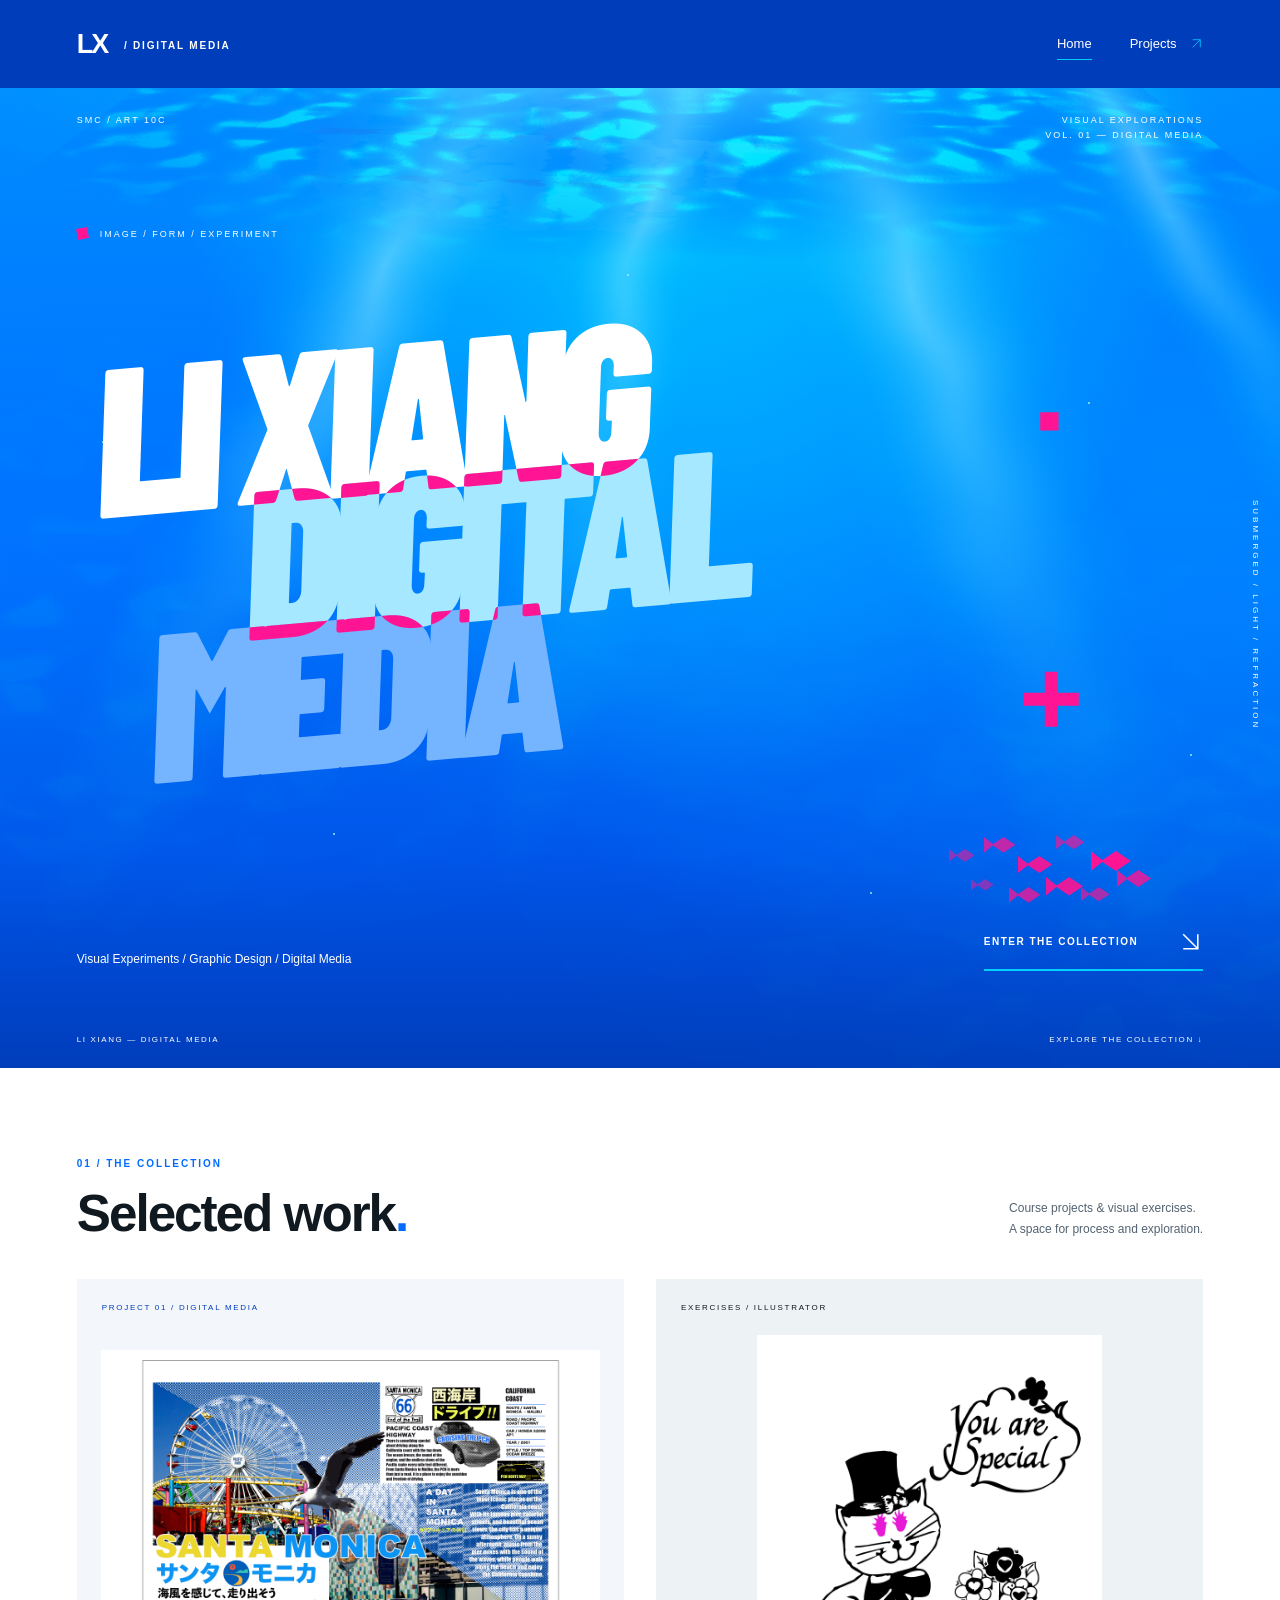
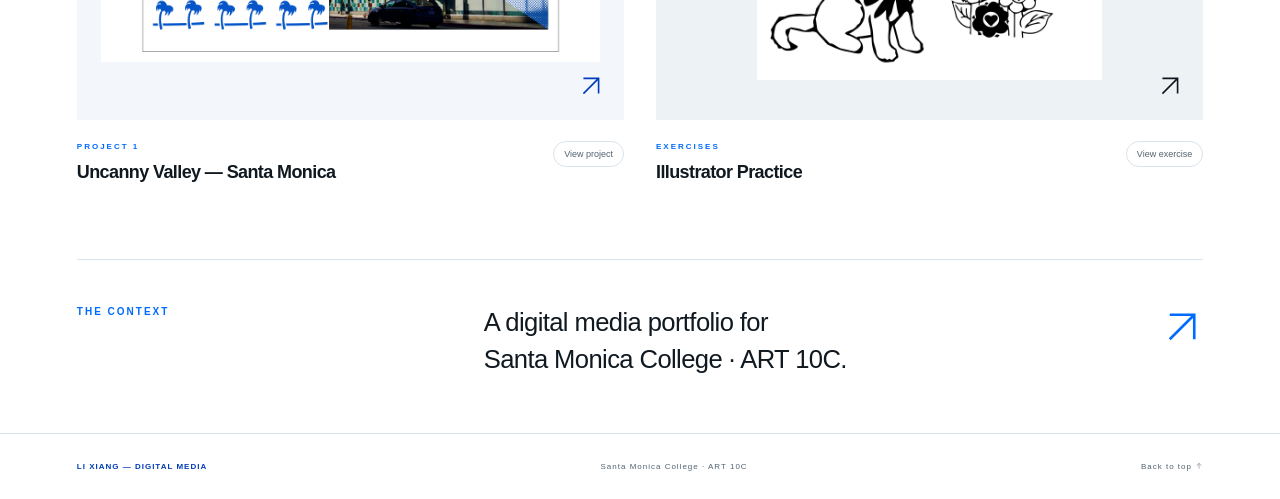
<file: index.html>
<!DOCTYPE html>
<html lang="en">
<head>
<meta charset="utf-8">
<meta name="viewport" content="width=device-width, initial-scale=1">
<meta name="theme-color" content="#006BFF">
<meta name="description" content="Li Xiang’s ART 10C digital media portfolio at Santa Monica College. Visual experiments, graphic design, and digital media.">
<title>Digital Media — Li Xiang</title>
<link rel="preload" href="assets/fonts/BarlowCondensed-BlackItalic.ttf" as="font" type="font/ttf" crossorigin>
<link rel="stylesheet" href="style.css">
</head>
<body>
<a class="skip-link" href="#main">Skip to content</a>
<header class="site-header">
<a class="wordmark" href="index.html" aria-label="Li Xiang home">LX<span> / DIGITAL MEDIA</span>
</a>
<nav aria-label="Main navigation">
<a aria-current="page" href="index.html">Home</a>
<a  href="#projects">Projects <span><svg class="arrow-icon" aria-hidden="true" viewBox="0 0 24 24" fill="none" stroke="currentColor" stroke-width="1.5"><path d="M5 19 19 5M5 5h14v14"/></svg></span>
</a>
</nav>
</header>
<main id="main">
<section class="hero water-poster" aria-labelledby="hero-title">
<div class="ocean-surface" aria-hidden="true">
  <div class="surface-ceiling"><div class="surface-texture"></div></div>
  <div class="sun-rays"></div>
  <div class="caustics caustics-front"></div>
  <div class="depth-particles"><i></i><i></i><i></i><i></i><i></i><i></i></div>
  <div class="bubble-field"><i></i><i></i><i></i><i></i><i></i></div>
</div>
<div class="surface-reflection" aria-hidden="true">
<svg viewBox="0 0 1200 560" preserveAspectRatio="none"><defs><filter id="surface-refraction" x="-15%" y="-30%" width="130%" height="160%"><feTurbulence type="fractalNoise" baseFrequency=".009 .065" numOctaves="2" seed="7" result="ripple"/><feDisplacementMap id="reflection-displacement" in="SourceGraphic" in2="ripple" scale="32" xChannelSelector="R" yChannelSelector="G"/><feGaussianBlur stdDeviation="1.5 2"/></filter></defs><g filter="url(#surface-refraction)"><use href="#title-composition" transform="translate(0 560) scale(1 -1)"/></g></svg>
<div class="reflection-ripple"></div>
</div>
<div class="fish-response" aria-hidden="true"><div class="fish-school" aria-hidden="true">
  <svg class="sardine" style="--fish-x:10px;--fish-y:26px;--fish-size:9px;--fish-opacity:0.55;--fish-time:7s;--fish-delay:-2s" viewBox="0 0 16 8"><polygon class="fish-body" points="4,4 10,0 16,4 10,8"/><polygon class="fish-tail" points="5,4 0,0 0,8"/></svg>
  <svg class="sardine" style="--fish-x:31px;--fish-y:19px;--fish-size:11px;--fish-opacity:0.75;--fish-time:8s;--fish-delay:-5s" viewBox="0 0 16 8"><polygon class="fish-body" points="4,4 10,0 16,4 10,8"/><polygon class="fish-tail" points="5,4 0,0 0,8"/></svg>
  <svg class="sardine" style="--fish-x:52px;--fish-y:30px;--fish-size:12px;--fish-opacity:0.9;--fish-time:9s;--fish-delay:-4s" viewBox="0 0 16 8"><polygon class="fish-body" points="4,4 10,0 16,4 10,8"/><polygon class="fish-tail" points="5,4 0,0 0,8"/></svg>
  <svg class="sardine" style="--fish-x:75px;--fish-y:18px;--fish-size:10px;--fish-opacity:0.65;--fish-time:7.5s;--fish-delay:-6s" viewBox="0 0 16 8"><polygon class="fish-body" points="4,4 10,0 16,4 10,8"/><polygon class="fish-tail" points="5,4 0,0 0,8"/></svg>
  <svg class="sardine" style="--fish-x:96px;--fish-y:27px;--fish-size:14px;--fish-opacity:1;--fish-time:8.5s;--fish-delay:-3s" viewBox="0 0 16 8"><polygon class="fish-body" points="4,4 10,0 16,4 10,8"/><polygon class="fish-tail" points="5,4 0,0 0,8"/></svg>
  <svg class="sardine" style="--fish-x:23px;--fish-y:43px;--fish-size:8px;--fish-opacity:0.5;--fish-time:9.5s;--fish-delay:-7s" viewBox="0 0 16 8"><polygon class="fish-body" points="4,4 10,0 16,4 10,8"/><polygon class="fish-tail" points="5,4 0,0 0,8"/></svg>
  <svg class="sardine" style="--fish-x:46px;--fish-y:48px;--fish-size:11px;--fish-opacity:0.75;--fish-time:8s;--fish-delay:-1s" viewBox="0 0 16 8"><polygon class="fish-body" points="4,4 10,0 16,4 10,8"/><polygon class="fish-tail" points="5,4 0,0 0,8"/></svg>
  <svg class="sardine" style="--fish-x:69px;--fish-y:42px;--fish-size:13px;--fish-opacity:0.9;--fish-time:10s;--fish-delay:-8s" viewBox="0 0 16 8"><polygon class="fish-body" points="4,4 10,0 16,4 10,8"/><polygon class="fish-tail" points="5,4 0,0 0,8"/></svg>
  <svg class="sardine" style="--fish-x:90px;--fish-y:48px;--fish-size:10px;--fish-opacity:0.65;--fish-time:7s;--fish-delay:-4s" viewBox="0 0 16 8"><polygon class="fish-body" points="4,4 10,0 16,4 10,8"/><polygon class="fish-tail" points="5,4 0,0 0,8"/></svg>
  <svg class="sardine" style="--fish-x:112px;--fish-y:38px;--fish-size:12px;--fish-opacity:0.8;--fish-time:9s;--fish-delay:-6s" viewBox="0 0 16 8"><polygon class="fish-body" points="4,4 10,0 16,4 10,8"/><polygon class="fish-tail" points="5,4 0,0 0,8"/></svg>
</div></div>
<div class="hero-meta"><span>SMC / ART 10C</span><span>VISUAL EXPLORATIONS<br>VOL. 01 — DIGITAL MEDIA</span></div>
<div class="poster-note"><span class="pink-mark"></span> IMAGE / FORM / EXPERIMENT</div>
<div class="poster-type">
<h1 id="hero-title" aria-label="LI XIANG — DIGITAL MEDIA">
<svg class="title-art" viewBox="0 0 1200 560" aria-hidden="true" focusable="false">
<defs>
  <text id="word-name" x="30" y="185" transform="rotate(-5 600 280)" font-size="230" style="font-family:Barlow Condensed; font-weight:900; font-style:italic; letter-spacing:-.055em; word-spacing:-.0323em">LI XIANG</text>
  <text id="word-digital" x="180" y="332" transform="rotate(-5 600 280)" font-size="230" style="font-family:Barlow Condensed; font-weight:900; font-style:italic; letter-spacing:-.055em; word-spacing:-.0323em">DIGITAL</text>
  <text id="word-media" x="65" y="479" transform="rotate(-5 600 280)" font-size="230" style="font-family:Barlow Condensed; font-weight:900; font-style:italic; letter-spacing:-.055em; word-spacing:-.0323em">MEDIA</text>
  <mask id="name-mask" maskUnits="userSpaceOnUse" x="-100" y="-100" width="1400" height="800"><use href="#word-name" fill="white"/></mask>
  <mask id="digital-mask" maskUnits="userSpaceOnUse" x="-100" y="-100" width="1400" height="800"><use href="#word-digital" fill="white"/></mask>
  <mask id="media-mask" maskUnits="userSpaceOnUse" x="-100" y="-100" width="1400" height="800"><use href="#word-media" fill="white"/></mask>
  <g id="title-composition">
    <g><use href="#word-name" fill="#FFFFFF"/><use href="#word-digital" fill="#A5E8FF"/><use href="#word-media" fill="#75B4FF"/></g>
    <g class="title-intersections" fill="#FF1493"><use href="#word-name" mask="url(#digital-mask)"/><use href="#word-digital" mask="url(#media-mask)"/></g>
  </g>
</defs>
<use href="#title-composition"/>
<path fill="#FF1493" d="M1050 119h20v20h-20z M1055 402h14v23h23v14h-23v23h-14v-23h-23v-14h23z"/>
</svg>
</h1>
</div>
<span class="vertical-note" aria-hidden="true">SUBMERGED / LIGHT / REFRACTION</span>
<div class="poster-caption"><p>Visual Experiments / Graphic Design / Digital Media</p><a class="poster-link" href="#projects">ENTER THE COLLECTION <svg class="arrow-icon" aria-hidden="true" viewBox="0 0 24 24" fill="none" stroke="currentColor" stroke-width="1.5"><path d="M5 5 19 19M5 19h14V5"/></svg></a></div>
<div class="hero-bottom"><span>LI XIANG — DIGITAL MEDIA</span><span>EXPLORE THE COLLECTION ↓</span></div>
</section>
<section class="work-section" id="projects">
<div class="section-heading">
<div>
<p class="eyebrow">01 / THE COLLECTION</p>
<h2>Selected work<span class="blue">.</span>
</h2>
</div>
<p>Course projects & visual exercises.<br>A space for process and exploration.</p>
</div>
<div class="work-grid">
<a class="work-card" href="projects/uncanny-valley.html">
<div class="work-image project-cover">
<span class="image-label">PROJECT 01 / DIGITAL MEDIA</span>
<img src="assets/porjects/Uncanny%20Valley.png" alt="Santa Monica — Uncanny Valley poster combining the pier, a seagull, a car, halftone textures, and Japanese and English typography" width="4800" height="3000" loading="lazy">
<span class="image-corner" aria-hidden="true"><svg class="arrow-icon" aria-hidden="true" viewBox="0 0 24 24" fill="none" stroke="currentColor" stroke-width="1.5"><path d="M5 19 19 5M5 5h14v14"/></svg></span>
</div>
<div class="card-caption">
<div>
<p class="eyebrow">PROJECT 1</p>
<h3>Uncanny Valley — Santa Monica</h3>
</div>
<span class="status">View project</span>
</div>
</a>
<a class="work-card" href="exercises/illustrator.html">
<div class="work-image exercise-image">
<span class="image-label">EXERCISES / ILLUSTRATOR</span>
<img src="demo%20illustrator%200928.png" alt="Illustrator exercise by Li Xiang" width="500" loading="lazy">
<span class="image-corner" aria-hidden="true"><svg class="arrow-icon" aria-hidden="true" viewBox="0 0 24 24" fill="none" stroke="currentColor" stroke-width="1.5"><path d="M5 19 19 5M5 5h14v14"/></svg></span>
</div>
<div class="card-caption">
<div>
<p class="eyebrow">EXERCISES</p>
<h3>Illustrator Practice</h3>
</div>
<span class="status">View exercise</span>
</div>
</a>
</div>

</section>
<section class="course-note">
<p class="eyebrow">THE CONTEXT</p>
<p>A digital media portfolio for<br>
<strong>Santa Monica College · ART 10C.</strong>
</p>
<span aria-hidden="true"><svg class="arrow-icon" aria-hidden="true" viewBox="0 0 24 24" fill="none" stroke="currentColor" stroke-width="1.5"><path d="M5 19 19 5M5 5h14v14"/></svg></span>
</section>
</main>
<footer class="site-footer">
<a href="index.html">LI XIANG — DIGITAL MEDIA</a>
<span>Santa Monica College · ART 10C</span>
<a href="#main">Back to top <svg class="arrow-icon" aria-hidden="true" viewBox="0 0 24 24" fill="none" stroke="currentColor" stroke-width="1.5"><path d="M12 20V4M5 11l7-7 7 7"/></svg></a>
</footer>
<script src="water.js" defer></script>
<script src="cursor.js" defer></script>
</body>
</html>
</file>
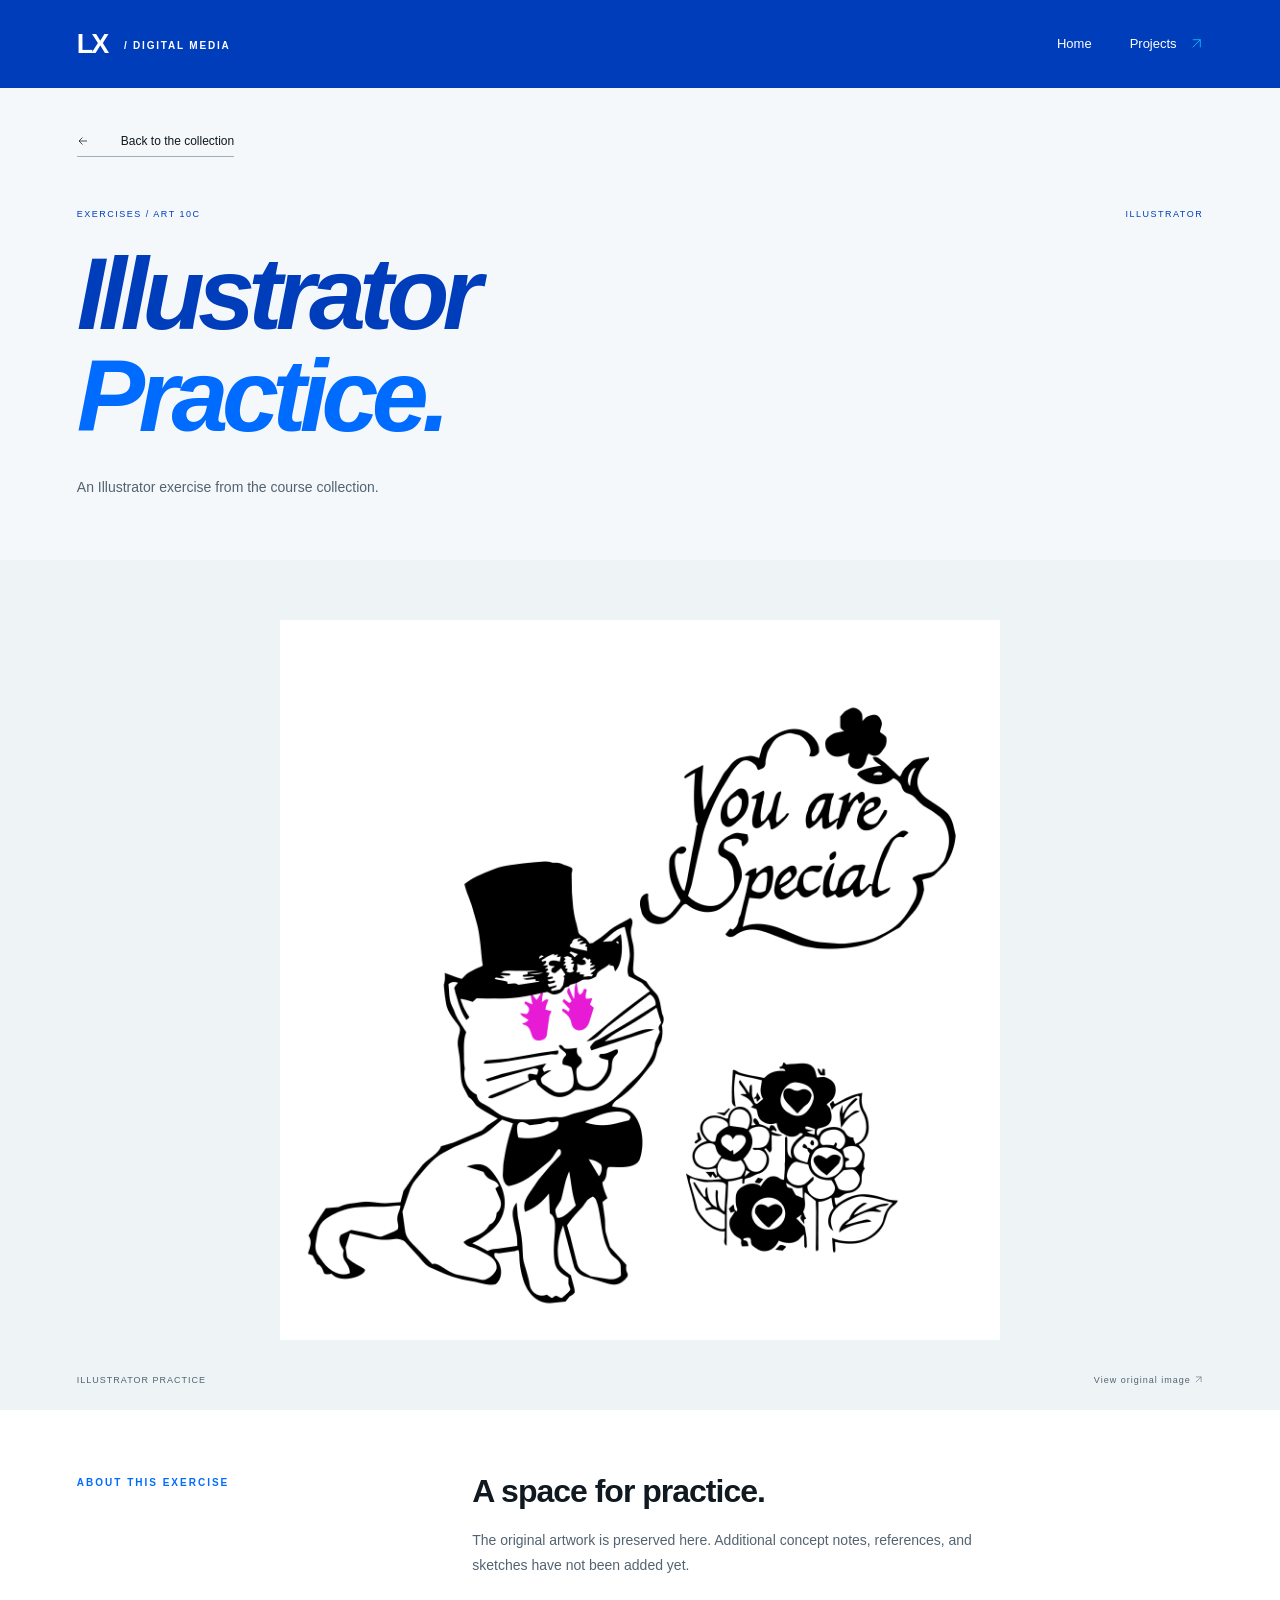
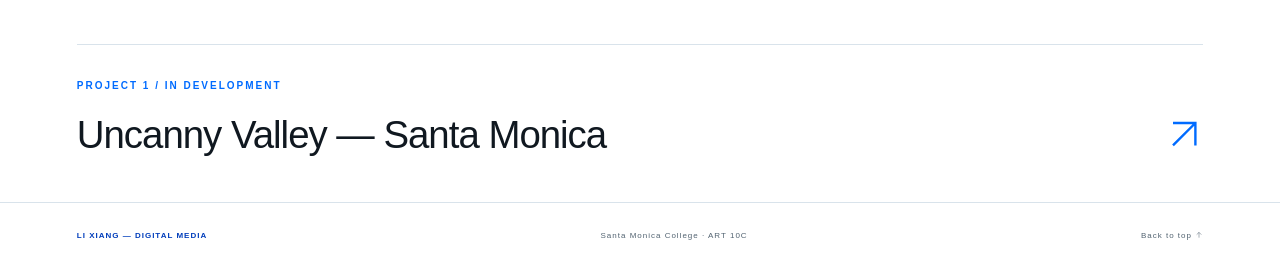
<file: exercises/illustrator.html>
<!DOCTYPE html>
<html lang="en">
<head>
<meta charset="utf-8">
<meta name="viewport" content="width=device-width, initial-scale=1">
<meta name="theme-color" content="#0879D9">
<meta name="description" content="Li Xiang’s ART 10C digital media portfolio at Santa Monica College. Visual experiments, graphic design, and digital media.">
<title>Illustrator Practice — Li Xiang</title>
<link rel="stylesheet" href="../style.css">
</head>
<body>
<a class="skip-link" href="#main">Skip to content</a>
<header class="site-header">
<a class="wordmark" href="../index.html" aria-label="Li Xiang home">LX<span> / DIGITAL MEDIA</span>
</a>
<nav aria-label="Main navigation">
<a  href="../index.html">Home</a>
<a href="../index.html#projects">Projects <span><svg class="arrow-icon" aria-hidden="true" viewBox="0 0 24 24" fill="none" stroke="currentColor" stroke-width="1.5"><path d="M5 19 19 5M5 5h14v14"/></svg></span>
</a>
</nav>
</header>
<main id="main">
<section class="detail-intro">
<a class="text-link" href="../index.html#projects"><svg class="arrow-icon" aria-hidden="true" viewBox="0 0 24 24" fill="none" stroke="currentColor" stroke-width="1.5"><path d="M20 12H4M11 5l-7 7 7 7"/></svg> Back to the collection</a>
<div class="detail-meta">
<span>EXERCISES / ART 10C</span>
<span>ILLUSTRATOR</span>
</div>
<h1>Illustrator<span>Practice.</span>
</h1>
<p class="detail-lead">An Illustrator exercise from the course collection.</p>
</section>
<figure class="artwork-stage">
<img src="../demo%20illustrator%200928.png" alt="Original Illustrator practice artwork by Li Xiang">
<figcaption>
<span>ILLUSTRATOR PRACTICE</span>
<a href="../demo%20illustrator%200928.png">View original image <svg class="arrow-icon" aria-hidden="true" viewBox="0 0 24 24" fill="none" stroke="currentColor" stroke-width="1.5"><path d="M5 19 19 5M5 5h14v14"/></svg></a>
</figcaption>
</figure>
<section class="exercise-note">
<p class="eyebrow">ABOUT THIS EXERCISE</p>
<div>
<h2>A space for practice.</h2>
<p>The original artwork is preserved here. Additional concept notes, references, and sketches have not been added yet.</p>
</div>
</section>
<div class="next-work">
<span class="eyebrow">PROJECT 1 / IN DEVELOPMENT</span>
<a href="../projects/uncanny-valley.html">Uncanny Valley — Santa Monica <span><svg class="arrow-icon" aria-hidden="true" viewBox="0 0 24 24" fill="none" stroke="currentColor" stroke-width="1.5"><path d="M5 19 19 5M5 5h14v14"/></svg></span>
</a>
</div>
</main>
<footer class="site-footer">
<a href="../index.html">LI XIANG — DIGITAL MEDIA</a>
<span>Santa Monica College · ART 10C</span>
<a href="#main">Back to top <svg class="arrow-icon" aria-hidden="true" viewBox="0 0 24 24" fill="none" stroke="currentColor" stroke-width="1.5"><path d="M12 20V4M5 11l7-7 7 7"/></svg></a>
</footer>
<script src="../cursor.js" defer></script>
</body>
</html>
</file>
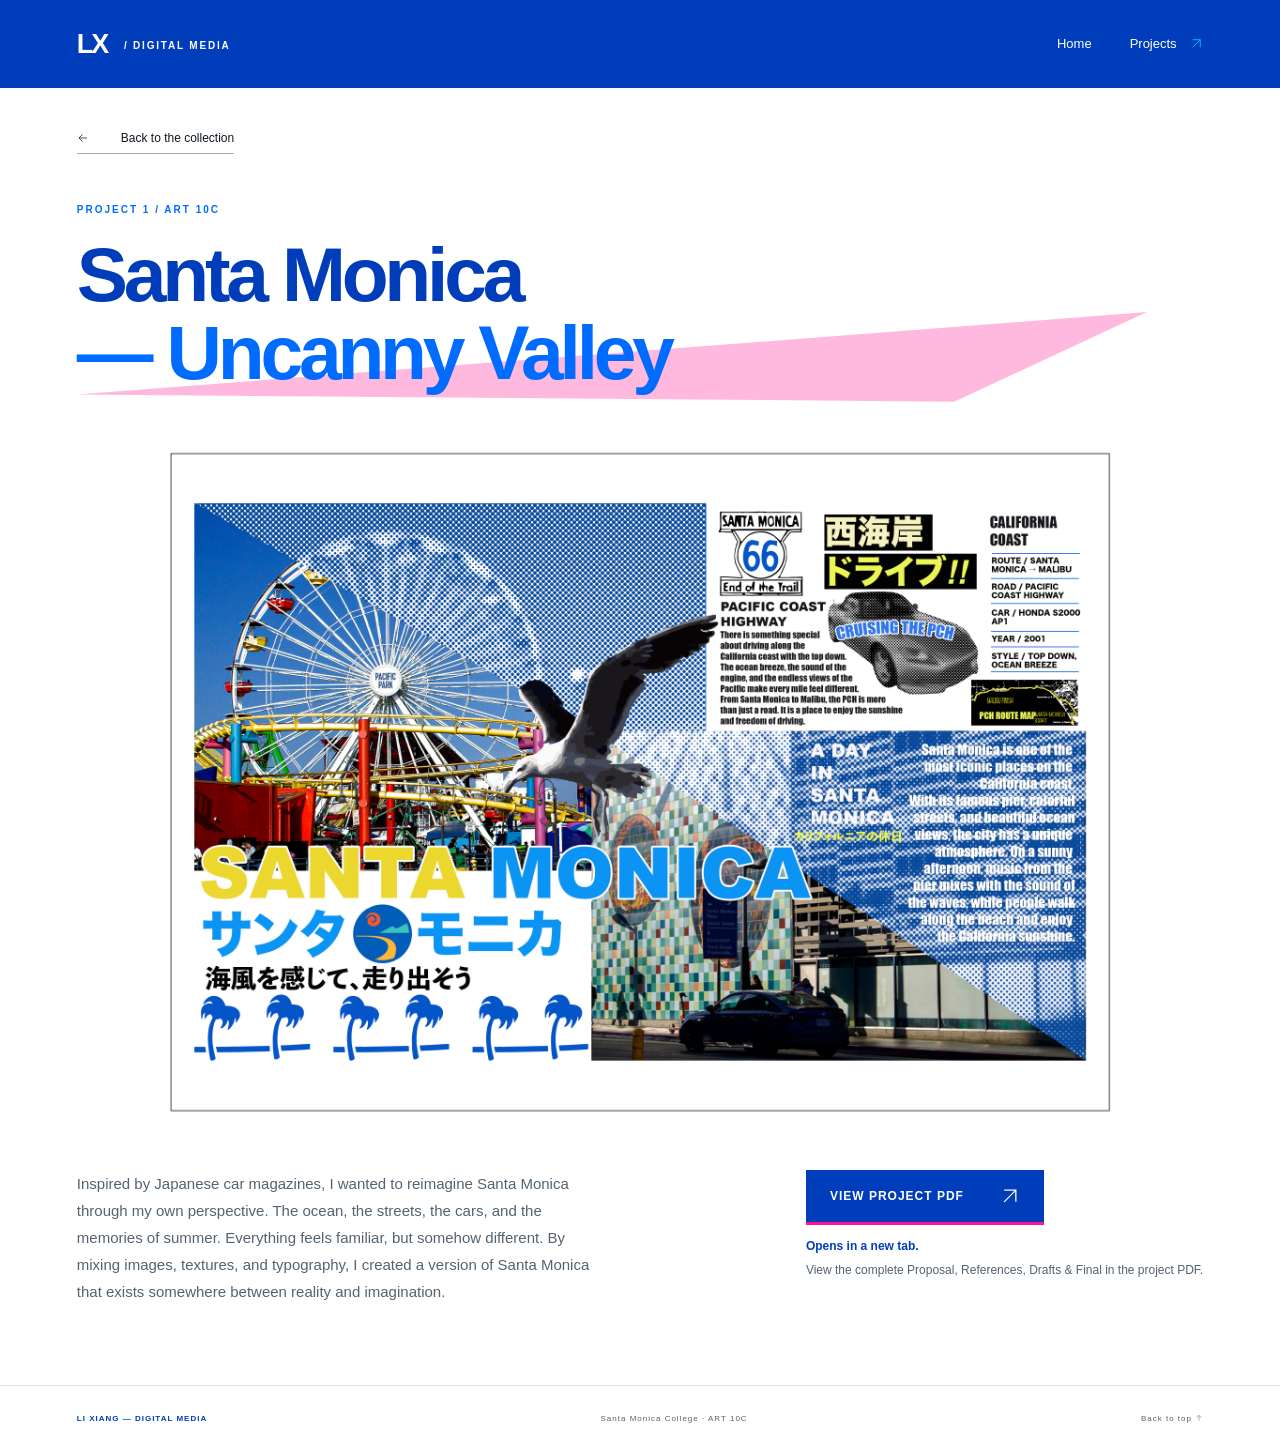
<file: projects/uncanny-valley.html>
<!DOCTYPE html>
<html lang="en">
<head>
<meta charset="utf-8">
<meta name="viewport" content="width=device-width, initial-scale=1">
<meta name="theme-color" content="#0879D9">
<meta name="description" content="Li Xiang’s ART 10C digital media portfolio at Santa Monica College. Visual experiments, graphic design, and digital media.">
<title>Santa Monica — Uncanny Valley — Li Xiang</title>
<link rel="stylesheet" href="../style.css">
</head>
<body>
<a class="skip-link" href="#main">Skip to content</a>
<header class="site-header">
<a class="wordmark" href="../index.html" aria-label="Li Xiang home">LX<span> / DIGITAL MEDIA</span>
</a>
<nav aria-label="Main navigation">
<a  href="../index.html">Home</a>
<a href="../index.html#projects">Projects <span><svg class="arrow-icon" aria-hidden="true" viewBox="0 0 24 24" fill="none" stroke="currentColor" stroke-width="1.5"><path d="M5 19 19 5M5 5h14v14"/></svg></span>
</a>
</nav>
</header>
<main id="main" class="project-showcase">
<a class="text-link" href="../index.html#projects"><svg class="arrow-icon" aria-hidden="true" viewBox="0 0 24 24" fill="none" stroke="currentColor" stroke-width="1.5"><path d="M20 12H4M11 5l-7 7 7 7"/></svg> Back to the collection</a>
<header class="showcase-heading">
<p class="eyebrow">PROJECT 1 / ART 10C</p>
<h1>Santa Monica <span>— Uncanny Valley</span></h1>
</header>
<figure class="showcase-preview">
<img src="../assets/porjects/Uncanny%20Valley.png" alt="Santa Monica — Uncanny Valley poster combining the pier, a seagull, a car, halftone textures, and Japanese and English typography" width="4800" height="3000">
</figure>
<div class="showcase-summary">
<p class="showcase-description">Inspired by Japanese car magazines, I wanted to reimagine Santa Monica through my own perspective. The ocean, the streets, the cars, and the memories of summer. Everything feels familiar, but somehow different. By mixing images, textures, and typography, I created a version of Santa Monica that exists somewhere between reality and imagination.</p>
<div class="showcase-pdf">
<a class="pdf-button" href="../assets/porjects/Li_Project1_Portfolio.pdf" target="_blank" rel="noopener" aria-describedby="pdf-status">VIEW PROJECT PDF <svg class="arrow-icon" aria-hidden="true" viewBox="0 0 24 24" fill="none" stroke="currentColor" stroke-width="1.5"><path d="M5 19 19 5M5 5h14v14"/></svg></a>
<p id="pdf-status">Opens in a new tab.</p>
<p class="pdf-contents">View the complete Proposal, References, Drafts &amp; Final in the project PDF.</p>
</div>
</div>
</main>
<footer class="site-footer">
<a href="../index.html">LI XIANG — DIGITAL MEDIA</a>
<span>Santa Monica College · ART 10C</span>
<a href="#main">Back to top <svg class="arrow-icon" aria-hidden="true" viewBox="0 0 24 24" fill="none" stroke="currentColor" stroke-width="1.5"><path d="M12 20V4M5 11l7-7 7 7"/></svg></a>
</footer>
<script src="../cursor.js" defer></script>
</body>
</html>
</file>
<file: style.css>
:root{--ocean:#006bff;--deep:#003dbb;--light:#00cfff;--white:#fff;--dark:#101820;--paper:#f4f8fb;--line:#d9e3eb;--gutter:clamp(24px,6vw,100px)}

*{box-sizing:border-box}
html{scroll-behavior:smooth;scroll-padding-top:30px}
body{margin:0;background:var(--white);color:var(--dark);font-family:Arial,Helvetica,sans-serif;-webkit-font-smoothing:antialiased}
a{color:inherit;text-decoration:none}
a:focus-visible{outline:3px solid var(--ocean);outline-offset:6px}
img{display:block;max-width:100%;height:auto}
h1,h2,h3,p{margin:0}
button,a{-webkit-tap-highlight-color:transparent}
.skip-link{position:fixed;top:-80px;left:20px;background:white;color:var(--deep);padding:16px;z-index:10}
.skip-link:focus{top:12px}
.site-header{height:88px;display:flex;align-items:center;justify-content:space-between;padding:0 var(--gutter);background:var(--deep);color:white}
.wordmark{font-size:27px;font-weight:900;letter-spacing:-2px}
.wordmark span{font-size:10px;letter-spacing:1.8px;margin-left:12px;vertical-align:middle}
nav{display:flex;gap:38px;font-size:13px}
nav a{padding:8px 0;border-bottom:1px solid transparent}
nav a:hover,nav a[aria-current=page]{border-color:var(--light)}
nav span{margin-left:10px;color:var(--light)}
.eyebrow{font-size:10px;font-weight:700;letter-spacing:2px;line-height:1.5}
.hero{position:relative;isolation:isolate;overflow:hidden;background:var(--ocean);color:white;min-height:670px;min-height:min(780px,calc(100svh - 88px));padding:30px var(--gutter) 25px;display:flex;flex-direction:column;justify-content:space-between}
.hero-meta,.hero-bottom{display:flex;justify-content:space-between;font-size:9px;letter-spacing:2px;gap:20px;position:relative;z-index:2}
.hero-meta{color:var(--light)}
.hero-content{position:relative;z-index:2;padding:65px 0 70px}
.hero-content>.eyebrow{margin-bottom:24px;color:var(--light)}
h1{font-weight:900;letter-spacing:-.065em;line-height:.92}
.hero h1{font-size:clamp(76px,12.8vw,186px);font-style:italic;letter-spacing:-.075em}
.title-dash{display:inline-block;font-weight:400;margin-left:20px;color:var(--light)}
.hero-title-small{display:block;font-size:.73em;letter-spacing:-.065em}
.title-dot{color:var(--light)}
.hero-subtitle{font-size:clamp(11px,1.3vw,16px);line-height:1.7;margin-top:30px;letter-spacing:.4px}
.pill-link{display:inline-flex;gap:48px;align-items:center;border:1px solid #ffffff80;border-radius:40px;padding:14px 22px;font-size:12px;margin-top:30px;transition:background .2s,color .2s}
.pill-link:hover{background:white;color:var(--deep)}
.pill-link span{font-size:20px}
.hero-orbit{position:absolute;width:62vw;height:62vw;border:1px solid #b8e4ff50;border-radius:50%;top:-26vw;right:-15vw;z-index:-1;box-shadow:0 0 0 55px #b8e4ff08,0 0 0 110px #b8e4ff08,0 0 0 165px #b8e4ff06}
.water-lines{position:absolute;inset:0;z-index:-1;overflow:hidden}
.water-lines:before,.water-lines:after{content:"";position:absolute;width:120%;height:110%;border-radius:44%;right:-65%;top:10%;transform:rotate(-30deg);border:1px solid #ffffff55;box-shadow:0 0 0 28px #b8e4ff12,0 0 0 29px #ffffff25,0 0 0 75px #003b781a,0 0 0 76px #ffffff20;animation:drift 16s ease-in-out infinite alternate}
.water-lines:after{width:65%;height:70%;top:70%;right:8%;opacity:.5;animation-delay:-7s}
@keyframes drift{to{transform:translate3d(15px,-20px,0) rotate(-25deg)}
}
.work-section,.process-section{padding:88px var(--gutter) 76px}
.section-heading{display:flex;justify-content:space-between;align-items:end;gap:30px;margin-bottom:38px}
.section-heading .eyebrow{color:var(--ocean);margin-bottom:16px}
h2{font-size:clamp(32px,4vw,54px);letter-spacing:-2px;line-height:1.05}
.blue{color:var(--ocean)}
.section-heading>p{font-size:12px;color:#536371;line-height:1.8}
.work-grid{display:grid;grid-template-columns:1fr 1fr;gap:32px}
.work-image{aspect-ratio:1.24;position:relative;overflow:hidden;transition:transform .3s}
.project-placeholder{background:var(--deep);color:white}
.image-label{position:absolute;left:25px;top:24px;font-size:8px;letter-spacing:1.7px;z-index:2}
.abstract-scene{position:absolute;inset:0;overflow:hidden;background:linear-gradient(155deg,#003b78 0%,#075cba 50%,#0879d9 50%,#b8e4ff 140%)}
.abstract-scene i{position:absolute;left:53%;top:15%;height:110%;width:34%;background:linear-gradient(90deg,#b8e4ff70,#ffffff0a);transform:skew(-24deg);border-left:1px solid #b8e4ff80}
.abstract-scene b{position:absolute;width:65%;aspect-ratio:1;border:1px solid #b8e4ff60;border-radius:50%;top:0;left:-30%;box-shadow:0 0 0 28px #b8e4ff0a,0 0 0 29px #b8e4ff20,0 0 0 60px #b8e4ff06}
.abstract-scene em{position:absolute;left:0;right:0;bottom:23%;height:1px;background:#b8e4ff50;transform:rotate(-14deg)}
.placeholder-title{position:absolute;left:25px;bottom:38px;font-size:clamp(32px,5vw,72px);font-weight:900;font-style:italic;letter-spacing:-3px;line-height:.9}
.placeholder-title>span{display:block;font-size:10px;font-style:normal;letter-spacing:3px;line-height:1.5;margin-top:18px}
.image-corner{position:absolute;right:20px;bottom:18px;font-size:26px;transition:transform .25s}
.work-card:hover .image-corner{transform:translate(3px,-3px)}
.exercise-image{background:#edf2f5;display:flex;align-items:center;justify-content:center;padding:56px 35px 40px}
.exercise-image img{width:auto;max-width:90%;max-height:100%;object-fit:contain;transition:transform .3s}
.work-card:hover .exercise-image img{transform:scale(1.025)}
.card-caption{display:flex;justify-content:space-between;align-items:start;gap:15px;margin-top:21px}
.card-caption .eyebrow{font-size:8px;color:var(--ocean);margin-bottom:9px}
h3{font-size:18px;font-weight:600;letter-spacing:-.6px}
.status{white-space:nowrap;font-size:9px;padding:7px 10px;border:1px solid var(--line);border-radius:20px;color:#536371}
.text-link{display:inline-flex;gap:32px;align-items:center;font-size:12px;border-bottom:1px solid #9eafbc;padding-bottom:8px}
.work-section>.text-link{margin-top:42px}
.course-note{margin:0 var(--gutter);border-top:1px solid var(--line);padding:44px 0 55px;display:flex;justify-content:space-between;gap:25px;align-items:start}
.course-note>.eyebrow{color:var(--ocean)}
.course-note>p:not(.eyebrow){font-size:clamp(18px,2vw,28px);letter-spacing:-.6px;line-height:1.45;font-weight:400}
.course-note strong{font-weight:500}
.course-note>span{font-size:42px;color:var(--ocean)}
.site-footer{padding:28px var(--gutter);border-top:1px solid var(--line);display:flex;justify-content:space-between;gap:20px;font-size:8px;letter-spacing:1px;color:#526371}
.site-footer>a:first-child{font-weight:700;color:var(--deep)}
.page-intro{background:var(--ocean);color:white;padding:65px var(--gutter) 70px}
.page-intro .eyebrow{color:var(--light);margin-bottom:32px}
.page-intro h1{font-size:clamp(64px,9vw,124px);font-style:italic}
.page-intro h1>span{color:var(--light)}
.page-intro>p:last-child{font-size:13px;line-height:1.7;margin-top:30px}
.collection{padding-top:60px}
.collection h2{font-size:28px;letter-spacing:-1px}
.detail-intro{padding:45px var(--gutter) 60px;background:var(--paper)}
.detail-intro>.text-link{margin-bottom:52px}
.detail-meta{display:flex;justify-content:space-between;align-items:center;font-size:9px;letter-spacing:1.5px;margin-bottom:24px;color:var(--deep)}
.detail-intro h1{font-size:clamp(55px,8vw,116px);line-height:1;font-style:italic;color:var(--deep)}
.detail-intro h1>span{display:block;color:var(--ocean)}
.detail-lead{margin-top:28px;font-size:14px;line-height:1.7;color:#536371}
.project-banner{margin:0;min-height:420px;position:relative;display:flex;align-items:center;padding:70px var(--gutter);overflow:hidden;color:white}
.project-banner>p{position:relative;font-size:clamp(32px,5.5vw,76px);font-weight:900;font-style:italic;line-height:1;letter-spacing:-2px}
.project-banner>p>span{color:var(--light)}
.banner-label{position:absolute;bottom:25px;left:var(--gutter);font-size:8px;letter-spacing:2px}
.process-grid{display:grid;grid-template-columns:1fr 1fr;gap:45px 60px;margin-top:55px}
.process-grid article{border-top:1px solid var(--line);padding-top:20px}
.process-number{font-size:11px;color:var(--ocean)}
.process-grid h3{font-size:24px;margin-top:22px}
.process-grid p{font-size:13px;line-height:1.8;color:#536371;margin-top:15px;max-width:350px}
.next-work{margin:0 var(--gutter);padding:30px 0 45px;border-top:1px solid var(--line)}
.next-work>.eyebrow{color:var(--ocean)}
.next-work>a{display:flex;justify-content:space-between;font-size:clamp(22px,3vw,40px);letter-spacing:-1px;margin-top:20px;gap:20px}
.next-work>a>span{color:var(--ocean)}
.artwork-stage{margin:0;padding:60px var(--gutter) 25px;background:#eef3f6}
.artwork-stage>img{width:auto;max-width:100%;max-height:80vh;margin:auto;object-fit:contain}
.artwork-stage figcaption{display:flex;justify-content:space-between;gap:20px;font-size:9px;letter-spacing:1px;margin-top:35px;color:#536371}
.exercise-note{padding:65px var(--gutter);display:grid;grid-template-columns:1fr 2fr;gap:30px}
.exercise-note>.eyebrow{color:var(--ocean)}
.exercise-note h2{font-size:32px;letter-spacing:-1px}
.exercise-note div>p{margin-top:20px;font-size:14px;line-height:1.8;color:#536371;max-width:550px}
@media(min-width:1500px){.hero-content{max-width:1440px}
.work-section,.process-section{max-width:1640px;margin:auto}
}
@media(max-width:760px){.site-header{height:72px}
.wordmark span{display:none}
nav{gap:24px}
.hero{min-height:650px;min-height:calc(88svh - 72px);padding-top:22px}
.hero-meta,.hero-bottom{font-size:7px;letter-spacing:1px}
.hero-content{padding:75px 0}
.hero h1{font-size:clamp(66px,15vw,110px)}
.hero-title-small{font-size:.69em}
.title-dash{margin-left:8px}
.hero-subtitle{max-width:260px;font-size:12px}
.hero-content>.eyebrow{font-size:8px;letter-spacing:1.4px}
.water-lines:before{right:-70%;width:170%}
.hero-orbit{width:110vw;height:110vw;top:-35vw;right:-55vw}
.work-section,.process-section{padding:55px var(--gutter)}
.section-heading{align-items:start;flex-direction:column;gap:18px}
.section-heading>p{font-size:12px}
.work-grid{grid-template-columns:1fr;gap:38px}
.placeholder-title{font-size:clamp(46px,12vw,80px)}
.card-caption{gap:8px}
h3{font-size:16px}
.status{font-size:8px}
.course-note{flex-wrap:wrap;position:relative;padding:30px 0}
.course-note>.eyebrow{width:100%}
.course-note>span{position:absolute;right:0;top:30px;font-size:28px}
.site-footer{flex-wrap:wrap;font-size:8px;line-height:1.7}
.site-footer>a:first-child{width:100%}
.page-intro{padding-top:45px}
.page-intro h1{font-size:68px}
.detail-intro{padding-top:30px;padding-bottom:40px}
.detail-intro>.text-link{margin-bottom:38px}
.detail-intro h1{font-size:clamp(43px,10.2vw,75px)}
.detail-meta{font-size:8px;letter-spacing:1px}
.project-banner{min-height:320px}
.process-grid{grid-template-columns:1fr;gap:30px;margin-top:30px}
.process-grid h3{margin-top:15px}
.exercise-note{grid-template-columns:1fr;padding-top:40px;padding-bottom:40px}
.artwork-stage{padding-top:35px;padding-bottom:25px}
.artwork-stage figcaption{font-size:7px;letter-spacing:.5px}
.next-work>a{font-size:24px}
}
@media(prefers-reduced-motion:reduce){html{scroll-behavior:auto}
*,*:before,*:after{animation:none!important;transition:none!important}
}
.arrow-icon{display:inline-block;width:1em;height:1em;vertical-align:-.15em;flex-shrink:0}

/* Underwater poster. The overhead surface and downward light establish depth;
   all atmospheric layers stay behind the white type and navigation. */
.water-poster{height:980px;min-height:0;max-height:none;background:#006bff;padding-top:25px;padding-bottom:24px;display:block}
.water-poster .hero-meta{font-size:9px;line-height:1.7;align-items:start;color:white}
.water-poster .hero-meta>span:last-child{text-align:right}
.ocean-surface{position:absolute;inset:0;z-index:-2;overflow:hidden;background:radial-gradient(ellipse at 54% -12%,#00cfff 0%,#00b7ff 18%,transparent 54%),radial-gradient(ellipse at 92% 38%,#0085ff 0%,transparent 60%),linear-gradient(180deg,#008eff 0%,#006bff 48%,#0054e9 78%,#003dbb 100%);pointer-events:none}
.surface-ceiling{position:absolute;left:-12%;top:-95px;width:124%;height:410px;overflow:hidden;mask-image:radial-gradient(ellipse 68% 65% at 54% 15%,black 15%,#000b 43%,transparent 78%);animation:ceiling-swell 17s ease-in-out infinite alternate}
.surface-texture{position:absolute;inset:-20%;background:url("assets/water-caustics.svg") center/100% 100% no-repeat;mask-image:radial-gradient(ellipse at 50% 50%,black 20%,#0009 45%,transparent 70%);mix-blend-mode:screen;transform:perspective(550px) rotateX(48deg) scale(1.5);animation:ceiling-current 21s ease-in-out infinite alternate}
.sun-rays{position:absolute;inset:-5% -8% -10%;background:url("assets/underwater-light.svg") center top/100% 100% no-repeat;transform-origin:55% 0;animation:light-sway 22s ease-in-out infinite alternate}
.caustics-front{position:absolute;inset:12% -10% -10%;background:url("assets/water-caustics.svg") center/110% 110%;mix-blend-mode:screen;opacity:.14;mask-image:radial-gradient(ellipse at 0% 45%,black,transparent 45%),radial-gradient(ellipse at 100% 65%,#000b,transparent 42%);animation:caustic-drift 23s ease-in-out infinite alternate}
.poster-note{position:absolute;left:var(--gutter);top:140px;font-size:9px;letter-spacing:2px;display:flex;align-items:center;gap:12px;color:white}
.pink-mark{display:inline-block;width:11px;height:11px;background:#ff1493;transform:rotate(-12deg)}
.poster-type{position:absolute;top:205px;left:var(--gutter);right:var(--gutter);z-index:2;transform:rotate(-5deg)}
.water-poster h1{font-family:Arial,Helvetica,sans-serif;font-weight:900;font-style:italic;font-size:clamp(90px,15.9vw,235px);line-height:.76;letter-spacing:-.085em;text-shadow:2px 3px 0 #003dbb}
.poster-type span{display:block;white-space:nowrap}
.poster-name{margin-left:-.025em;position:relative}
.poster-period{display:inline!important;color:#ff1493;text-shadow:none}
.poster-digital{margin-left:20%;font-size:.94em;position:relative}
.poster-media{margin-left:7%;font-size:1.12em;position:relative}
/* A small cyan offset at the letter edge, never a second mirrored title. */
.poster-digital::after{content:'DIGITAL';position:absolute;inset:0;transform:translate(3px,2px);color:#00cfff;z-index:-1;clip-path:polygon(0 42%,100% 42%,100% 51%,0 51%);animation:type-refract 11s ease-in-out infinite alternate}
.poster-star{display:inline-block!important;font-family:Arial,Helvetica,sans-serif;font-weight:400;font-size:.45em;vertical-align:top;line-height:1;margin-left:.4em;color:#ff1493;font-style:normal;letter-spacing:0;transform:rotate(-15deg);text-shadow:none}
.vertical-note{position:absolute;right:20px;top:42%;writing-mode:vertical-rl;font-size:8px;letter-spacing:3px;color:white}
.poster-caption{position:absolute;bottom:97px;left:var(--gutter);right:var(--gutter);display:flex;justify-content:space-between;align-items:end;gap:30px;z-index:5}
.poster-caption>p{font-size:12px;line-height:1.8;max-width:290px;color:white}
.poster-link{display:flex;gap:40px;align-items:center;font-size:10px;font-weight:bold;letter-spacing:1.5px;border-bottom:2px solid #00cfff;padding:15px 0}
.poster-link svg{font-size:25px}.poster-link:hover{color:#00cfff}.water-poster a:focus-visible{outline-color:#fff}
.water-poster .hero-bottom{position:absolute;bottom:24px;left:var(--gutter);right:var(--gutter);color:white;font-size:8px;letter-spacing:1.6px}
.bubble-field,.depth-particles{position:absolute;inset:0}
.bubble-field i{position:absolute;left:9%;bottom:-5%;width:7px;height:9px;border:1px solid #96efff;border-radius:50%;animation:bubble-rise 24s linear infinite;animation-delay:-5s}
.bubble-field i:nth-child(2){left:88%;width:4px;height:5px;animation-duration:29s;animation-delay:-19s}
.bubble-field i:nth-child(3){left:79%;width:9px;height:11px;animation-duration:32s;animation-delay:-11s}
.bubble-field i:nth-child(4){left:17%;width:3px;height:4px;animation-duration:27s;animation-delay:-22s}
.bubble-field i:nth-child(5){left:95%;width:5px;height:6px;animation-duration:35s;animation-delay:-3s}
.depth-particles i{position:absolute;left:8%;top:36%;width:2px;height:2px;background:#9defff;border-radius:50%;animation:particle-drift 19s ease-in-out infinite alternate}
.depth-particles i:nth-child(2){left:85%;top:32%;animation-delay:-9s}
.depth-particles i:nth-child(3){left:68%;top:82%;animation-delay:-4s}
.depth-particles i:nth-child(4){left:26%;top:76%;animation-delay:-13s}
.depth-particles i:nth-child(5){left:93%;top:68%;animation-delay:-6s}
.depth-particles i:nth-child(6){left:49%;top:19%;animation-delay:-15s}
.water-paused *, .water-paused *::after{animation-play-state:paused!important}
@keyframes ceiling-swell{from{transform:rotate(-7deg) translateY(-5px) scaleY(1)}to{transform:rotate(-5deg) translateY(8px) scaleY(1.06)}}
@keyframes ceiling-current{from{transform:perspective(550px) rotateX(48deg) scale(1.5) translateX(-1%)}to{transform:perspective(550px) rotateX(45deg) scale(1.55) translateX(2%)}}
@keyframes light-sway{from{transform:rotate(-3deg);opacity:.8}to{transform:rotate(3deg);opacity:1}}
@keyframes caustic-drift{from{transform:translate(-2%,0) rotate(-3deg)}to{transform:translate(2%,-2%) rotate(2deg)}}
@keyframes type-refract{from{transform:translate(2px,1px)}to{transform:translate(5px,-1px)}}
@keyframes bubble-rise{0%{transform:translate(0,0);opacity:0}8%{opacity:.7}90%{opacity:.5}100%{transform:translate(20px,-1050px);opacity:0}}
@keyframes particle-drift{from{transform:translate(0,0);opacity:.4}to{transform:translate(12px,-20px);opacity:.8}}
@media(min-width:1600px){.water-poster{height:1080px}.poster-type{top:220px;max-width:1500px;left:calc((100% - 1450px)/2)}.water-poster h1{font-size:250px}}
@media(max-width:1000px) and (min-width:761px){.water-poster{height:850px}.poster-type{top:230px}.poster-caption{bottom:90px}}
@media(max-width:760px){.water-poster{height:810px;min-height:0;padding-top:22px}.water-poster .hero-meta{font-size:7px;letter-spacing:1px}.poster-note{top:125px;font-size:7px;letter-spacing:1.3px}.poster-type{top:245px;left:20px;right:20px;transform:rotate(-7deg)}.water-poster h1{font-size:17vw;letter-spacing:-.085em}.poster-digital{margin-left:15%;font-size:1.08em}.poster-media{font-size:1.28em;margin-left:3%}.poster-star{font-size:.4em}.poster-caption{bottom:93px;flex-direction:column;align-items:start;gap:18px}.poster-caption>p{font-size:11px;max-width:270px}.poster-link{font-size:9px;gap:40px;padding:12px 0}.water-poster .hero-bottom{font-size:6px;letter-spacing:1px}.vertical-note{right:9px;top:24%;font-size:6px;letter-spacing:2px}.surface-ceiling{top:-55px;height:255px;width:150%;left:-25%}.surface-texture{background-size:450px 280px}.sun-rays{inset:-3% -45% -5%}.bubble-field i:nth-child(n+4),.depth-particles i:nth-child(n+4){display:none}.caustics-front{background-size:auto 100%;opacity:.16}.poster-digital::after{animation:none}}
@media(prefers-reduced-motion:reduce){.water-poster *,.water-poster *::after{animation:none!important;transition:none!important}.bubble-field{display:none}}

/* A single small school. Each original fish is exactly two flat polygons. */
.fish-school{position:absolute;top:73%;right:10%;width:138px;height:70px;z-index:1;pointer-events:none;animation:school-current 38s ease-in-out infinite}
.sardine{position:absolute;left:var(--fish-x);top:var(--fish-y);width:var(--fish-size);height:calc(var(--fish-size) / 2);fill:#ff1493;opacity:var(--fish-opacity);overflow:visible;animation:fish-spacing var(--fish-time) ease-in-out var(--fish-delay) infinite alternate}
.fish-tail{transform-origin:5px 4px;animation:tail-flex 2.8s ease-in-out var(--fish-delay) infinite alternate}
@keyframes school-current{0%,100%{transform:translate(-14px,0)}25%{transform:translate(0,-6px)}50%{transform:translate(14px,0)}75%{transform:translate(0,6px)}}
@keyframes fish-spacing{from{transform:translate(-2px,-1px) rotate(-2deg)}to{transform:translate(3px,2px) rotate(2deg)}}
@keyframes tail-flex{from{transform:scaleX(.85)}to{transform:scaleX(1)}}
@media(max-width:760px){.fish-school{top:63%;right:10%;transform-origin:right center;animation-name:school-current-mobile}}
@keyframes school-current-mobile{0%,100%{transform:translate(-8px,0) scale(.85)}25%{transform:translate(0,-4px) scale(.85)}50%{transform:translate(8px,0) scale(.85)}75%{transform:translate(0,4px) scale(.85)}}
@media(prefers-reduced-motion:reduce){.fish-school,.sardine,.fish-tail{animation:none!important}.fish-school{transform:none}}

/* Static interlocking title: shared SVG glyphs are also the intersection masks. */
.water-poster .poster-type{top:195px;left:4%;right:4%;max-width:1400px;transform:none}
.water-poster h1{font-size:inherit;line-height:0;text-shadow:none;margin:0}
.title-art{display:block;width:100%;height:auto;overflow:visible}
.title-art text,.title-art mask,.surface-reflection{font-family:Arial,Helvetica,sans-serif;font-weight:900;font-style:italic;letter-spacing:-.05em}
.title-intersections{filter:brightness(var(--pink-brightness,1));transition:filter .4s ease}
.surface-reflection{position:absolute;left:12%;right:8%;top:-35px;height:205px;z-index:0;opacity:.18;pointer-events:none;overflow:hidden;mask-image:radial-gradient(ellipse at 50% 25%,#000c,transparent 75%)}
.surface-reflection>svg{width:100%;height:100%;transform:skewX(-12deg) scaleY(.85);animation:reflected-current 19s ease-in-out infinite alternate}
.reflection-ripple{position:absolute;left:50%;top:40%;width:100px;height:18px;border:1px solid #b8f4ff;border-radius:50%;opacity:0;transform:translate(-50%,-50%);pointer-events:none}
.sun-rays{translate:var(--ray-x,0px) 0;rotate:var(--ray-angle,0deg);filter:brightness(var(--ray-light,1));transition:translate 1s ease,rotate 1s ease,filter 1s ease}
.fish-response{position:absolute;top:73%;right:9%;width:155px;height:80px;z-index:1;pointer-events:none;translate:var(--fish-away-x,0px) var(--fish-away-y,0px);transition:translate 1.8s cubic-bezier(.2,.65,.3,1)}
.fish-response .fish-school{top:0;right:0;width:155px;height:80px;z-index:auto}
.sardine{width:calc(var(--fish-size) * 1.5);height:calc(var(--fish-size) * .75)}
@keyframes reflected-current{from{transform:skewX(-12deg) scaleY(.85) translate(-4px,0)}to{transform:skewX(-8deg) scaleY(.88) translate(5px,4px)}}
@media(min-width:1600px){.water-poster .poster-type{left:calc((100% - 1400px)/2);top:200px}}
@media(max-width:1000px) and (min-width:761px){.water-poster .poster-type{top:235px}}
@media(max-width:760px){.water-poster .poster-type{left:3%;right:3%;top:245px}.surface-reflection{top:-5px;left:4%;right:0;height:150px}.fish-response{top:64%;right:9%;width:155px}.fish-response .fish-school{animation-name:school-current-mobile}.surface-reflection>svg{animation-duration:24s}}
@media(prefers-reduced-motion:reduce){.surface-reflection>svg{animation:none}.sun-rays,.fish-response{translate:none;rotate:none;filter:none}.title-intersections{filter:none}.reflection-ripple{display:none}}

/* Compact three-row composition: common tilt, straight baselines, shallow overlap. */
.water-poster .poster-type{top:215px;left:6%;right:8%;max-width:1240px}
@media(min-width:1600px){.water-poster .poster-type{left:calc((100% - 1240px)/2);top:225px}}
@media(max-width:1000px) and (min-width:761px){.water-poster .poster-type{top:225px}}
@media(max-width:760px){.water-poster .poster-type{left:5%;right:5%;top:245px}}

/* Genuine OFL condensed black italic, self-hosted for the home title only. */
@font-face{font-family:'Barlow Condensed';src:url('assets/fonts/BarlowCondensed-BlackItalic.ttf') format('truetype');font-weight:900;font-style:italic;font-display:swap}
.title-art text{font-family:'Barlow Condensed',sans-serif;font-weight:900;font-style:italic;font-synthesis:none;letter-spacing:-.055em;word-spacing:-.0323em}
/* 1.9x the previous fish size, with a wider but still compact formation. */
.sardine{left:calc(var(--fish-x) * 1.65);top:calc(var(--fish-y) * 1.75);width:calc(var(--fish-size) * 2.85);height:calc(var(--fish-size) * 1.425)}
.fish-response{width:245px;height:115px;right:8%;top:73%}
.fish-response .fish-school{width:245px;height:115px}
@media(max-width:760px){.fish-response{right:7%;top:62%;width:245px;height:115px}}
.title-art,.surface-reflection svg{font-family:'Barlow Condensed',sans-serif;font-weight:900;font-style:italic;font-synthesis:none;letter-spacing:-.055em;word-spacing:-.0323em}
.title-art mask{font-family:'Barlow Condensed',sans-serif;letter-spacing:-.055em;word-spacing:-.0323em}

/* Leave clearance above the collection heading for desktop/mobile navigation. */
#projects{scroll-margin-top:88px}
@media(max-width:760px){#projects{scroll-margin-top:72px}}

/* Project 1: artwork-first presentation, scoped away from the home Hero. */
.project-showcase{max-width:1500px;margin:auto;padding:42px var(--gutter) 80px}
.showcase-heading{margin:48px 0 38px}
.showcase-heading .eyebrow{color:var(--ocean);margin-bottom:18px}
.showcase-heading h1{font-size:clamp(42px,6vw,86px);line-height:1.02;letter-spacing:-.055em;color:var(--deep)}
.showcase-heading h1>span{display:block;color:var(--ocean)}
.showcase-preview{margin:0;background:#f3f7fb}
.showcase-preview>img{width:100%;height:auto;object-fit:contain}
.preview-pending{min-height:280px;aspect-ratio:16/9;display:flex;flex-direction:column;align-items:center;justify-content:center;gap:14px;border:1px solid #d9e3eb;color:var(--deep);text-align:center;padding:30px}
.preview-marker{color:#ff1493;font-size:48px;font-weight:300;line-height:1}
.preview-pending>p{font-size:11px;font-weight:bold;letter-spacing:2px}
.preview-pending>span:last-child{font-size:13px;color:#536371}
.showcase-summary{display:grid;grid-template-columns:1fr 1fr;gap:60px;margin-top:36px;align-items:start}
.showcase-description{font-size:15px;line-height:1.8;max-width:520px;color:#536371}
.showcase-pdf{max-width:420px;justify-self:end}
.pdf-button{font:700 12px Arial,Helvetica,sans-serif;letter-spacing:1px;display:inline-flex;align-items:center;justify-content:space-between;gap:36px;min-height:54px;padding:16px 24px;background:var(--deep);color:white;border:0;border-bottom:3px solid #ff1493}
.pdf-button:disabled{cursor:not-allowed}
.pdf-button svg{width:20px;height:20px}
#pdf-status{font-size:12px;font-weight:bold;color:var(--deep);margin-top:14px}
.pdf-contents{font-size:12px;line-height:1.7;color:#536371;margin-top:7px}
@media(max-width:760px){.project-showcase{padding-top:30px;padding-bottom:50px}.showcase-heading{margin:36px 0 28px}.showcase-summary{grid-template-columns:1fr;gap:28px;margin-top:26px}.showcase-pdf{justify-self:start;max-width:100%}.pdf-button{max-width:100%}.preview-pending{min-height:260px}.showcase-description{font-size:14px}}
.preview-pending{width:100%;min-width:0}

/* One original selection wedge, confined behind the Project 1 heading. */
.project-showcase .showcase-heading h1{position:relative;isolation:isolate}
.project-showcase .showcase-heading h1::before{content:"";position:absolute;z-index:-1;left:0;bottom:-10px;width:95%;height:clamp(54px,7vw,100px);background:#ff1493;opacity:.3;clip-path:polygon(0 92%,100% 0,82% 100%);pointer-events:none}

/* Real Project 1 cover; preserve the existing card and the full poster ratio. */
.project-cover{display:flex;align-items:center;justify-content:center;padding:56px 24px 42px;background:#f3f7fb;color:var(--deep)}
.project-cover>img{width:100%;height:100%;min-height:0;object-fit:contain}
.showcase-pdf a.pdf-button:hover{background:var(--ocean)}

/* Pointer-only enhancement. JS enables cursor:none only while the triangle is shown. */
.portfolio-cursor{display:none;position:fixed;left:0;top:0;width:20px;height:20px;z-index:2147483647;pointer-events:none!important;opacity:.93}
.portfolio-cursor>span{display:block;width:20px;height:20px;background:#ff1493;clip-path:polygon(100% 0,0 55%,40% 70%);transform-origin:20px 0;transition:transform 170ms ease,background-color 170ms ease;pointer-events:none}
@media(hover:hover) and (pointer:fine){.portfolio-cursor.is-visible{display:block}.custom-cursor-active,.custom-cursor-active *{cursor:none!important}}
.portfolio-cursor.is-hover>span{transform:rotate(10deg) scale(1.3)}
.portfolio-cursor.is-title>span{background:#a5e8ff}
.portfolio-cursor.is-pressed>span{transform:scale(.8);transition-duration:100ms}
.portfolio-cursor.is-hover.is-pressed>span{transform:rotate(10deg) scale(.8)}
@media(prefers-reduced-motion:reduce){.portfolio-cursor>span{transition:none}}
@media(forced-colors:active){.portfolio-cursor>span{background:Highlight}}
</file>
